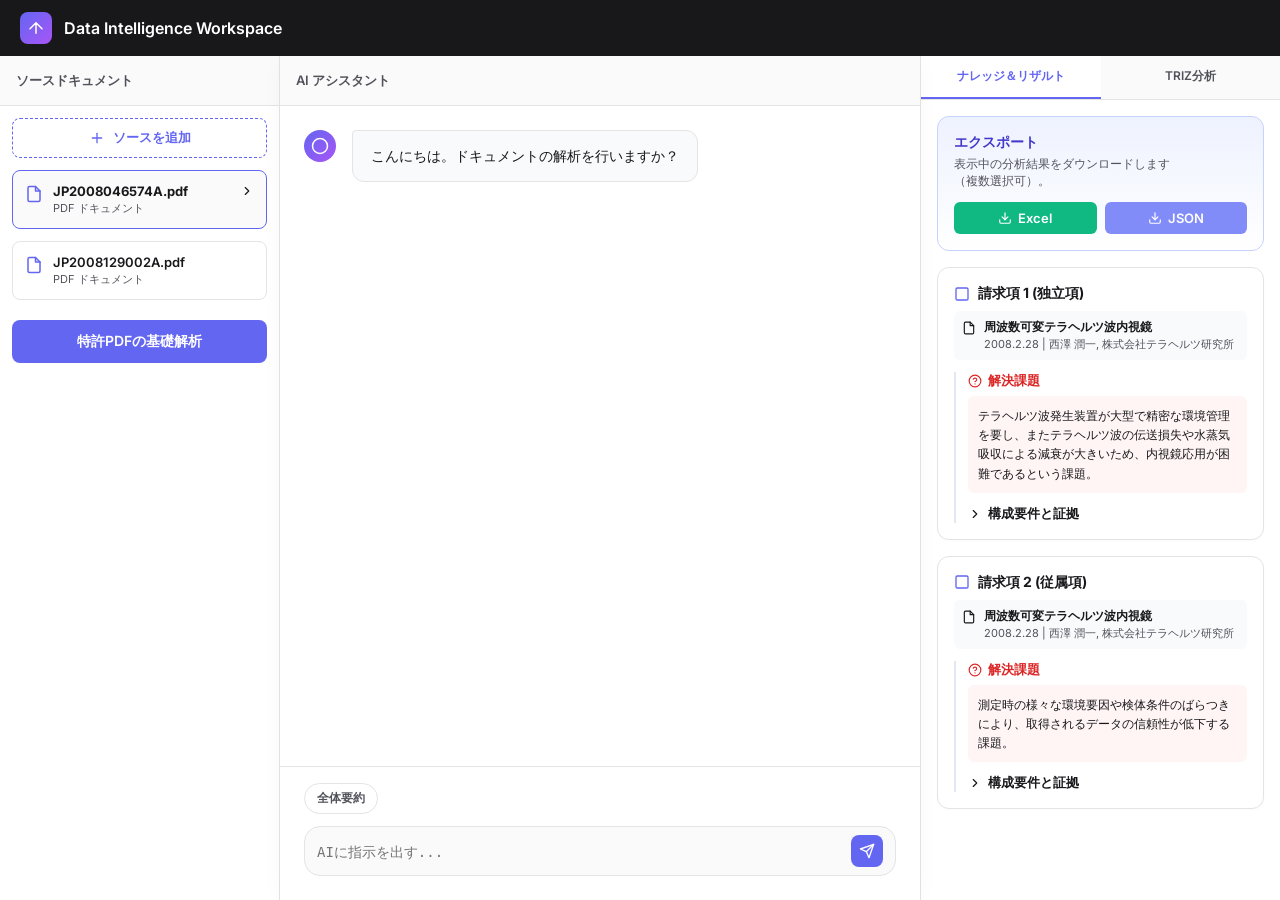
<file: index.html>
<!DOCTYPE html>
<html lang="ja">
<head>
    <meta charset="UTF-8">
    <meta name="viewport" content="width=device-width, initial-scale=1.0">
    <title>【最新 ver01 案④】シームレス統合型（Notion Peak + 右下ボタン）</title>
    <style>
        @import url('https://fonts.googleapis.com/css2?family=Inter:wght@400;500;600;700&display=swap');
        
        :root {
            --bg-app: #f4f4f5;
            --bg-panel: #ffffff;
            --text-main: #18181b;
            --text-muted: #52525b;
            --border-color: #e4e4e7;
            --primary: #6366f1;
            --primary-light: #e0e7ff;
            --primary-hover: #4f46e5;
            --accent: #f59e0b;
        }

        * { margin: 0; padding: 0; box-sizing: border-box; }
        body { font-family: 'Inter', sans-serif; background: var(--bg-app); color: var(--text-main); height: 100vh; overflow: hidden; display: flex; flex-direction: column; }
        button { cursor: pointer; border: none; background: none; font-family: inherit; }
        svg { fill: none; stroke: currentColor; stroke-width: 2; stroke-linecap: round; stroke-linejoin: round; }

        /* Unified Header */
        .header { height: 56px; background: #18181b; color: white; display: flex; align-items: center; justify-content: space-between; padding: 0 20px; flex-shrink: 0; z-index: 20; }
        .header-logo { display: flex; align-items: center; gap: 12px; font-weight: 600; font-size: 16px; }
        .header-logo-icon { background: linear-gradient(135deg, var(--primary), #a855f7); width: 32px; height: 32px; border-radius: 8px; display: flex; align-items: center; justify-content: center; }

        /* Workspace flex Container for dragging */
        .workspace { flex: 1; display: flex; min-height: 0; background: var(--bg-app); }
        .panel { background: var(--bg-panel); display: flex; flex-direction: column; min-height: 0; position: relative; }
        
        /* 左右パネルの初期値 */
        #panel-left { width: 280px; min-width: 200px; max-width: 450px; border-right: 1px solid var(--border-color); }
        #panel-center { flex: 1; min-width: 350px; box-shadow: 0 0 20px rgba(0,0,0,0.03); z-index: 5; }
        #panel-right { width: 360px; min-width: 250px; max-width: 600px; border-left: 1px solid var(--border-color); }

        /* リサイザーバー (伸縮バー) */
        .resizer { width: 6px; cursor: col-resize; position: relative; z-index: 10; background: transparent; transition: background 0.2s; margin: 0 -3px; }
        .resizer:hover, .resizer.dragging { background: var(--primary); }

        .panel-header { height: 50px; display: flex; align-items: center; justify-content: space-between; padding: 0 16px; border-bottom: 1px solid var(--border-color); font-weight: 600; font-size: 13px; color: var(--text-muted); background: #fafafa; flex-shrink: 0; }

        /* ---------------- Left ---------------- */
        .source-list { padding: 16px; overflow-y: auto; flex: 1; }
        .btn-primary { width: 100%; padding: 12px; background: var(--primary); color: white; border-radius: 8px; font-weight: 600; font-size: 14px; display: flex; align-items: center; justify-content: center; gap: 8px; transition: 0.2s; }
        .btn-primary:hover { background: var(--primary-hover); }
        .source-item { display: flex; align-items: center; gap: 12px; padding: 12px; border: 1px solid var(--border-color); border-radius: 8px; margin-top: 16px; }

        /* ---------------- Center (Chat) ---------------- */
        .chat-area { flex: 1; overflow-y: auto; padding: 24px; display: flex; flex-direction: column; gap: 20px; }
        .msg { display: flex; gap: 16px; max-width: 85%; }
        .msg.user { align-self: flex-end; flex-direction: row-reverse; }
        .msg-avatar { width: 32px; height: 32px; border-radius: 50%; display: flex; align-items: center; justify-content: center; flex-shrink: 0; }
        .msg.assistant .msg-avatar { background: linear-gradient(135deg, var(--primary), #a855f7); color: white; }
        .msg.user .msg-avatar { background: #e4e4e7; color: var(--text-muted); }
        .msg-bubble { padding: 14px 18px; border-radius: 12px; font-size: 14px; line-height: 1.6; border: 1px solid var(--border-color); }
        .msg.user .msg-bubble { background: var(--primary); color: white; border-color: var(--primary); border-top-right-radius: 4px; }
        .msg.assistant .msg-bubble { background: #f8fafc; border-top-left-radius: 4px; }

        .input-area { padding: 16px 24px 24px; background: #fff; border-top: 1px solid var(--border-color); display: flex; flex-direction: column; gap: 12px; }
        
        .action-bar { display: flex; gap: 8px; }
        .input-box { display: flex; align-items: flex-end; gap: 12px; border: 1px solid var(--border-color); padding: 8px 12px; border-radius: 16px; background: #fafafa; }
        .input-box textarea { flex: 1; border: none; background: transparent; outline: none; resize: none; font-size: 14px; line-height: 1.5; max-height: 150px; padding: 4px 0; }
        .input-box button.btn-send { width: 32px; height: 32px; border-radius: 8px; background: var(--primary); color: white; display: flex; align-items: center; justify-content: center; flex-shrink: 0; }

        /* ---------------- Right ---------------- */
        .right-tabs { display: flex; border-bottom: 1px solid var(--border-color); background: #fafafa; }
        .right-tab { flex: 1; text-align: center; padding: 12px 0; font-size: 12px; font-weight: 600; color: var(--text-muted); cursor: pointer; border-bottom: 2px solid transparent; }
        .right-tab.active { color: var(--primary); border-bottom-color: var(--primary); background: #fff; }

        .studio-content { flex: 1; overflow-y: auto; padding: 16px; padding-bottom: 80px; position: relative; }
        .studio-card { border: 1px solid var(--border-color); border-radius: 8px; padding: 16px; margin-bottom: 16px; box-shadow: 0 1px 3px rgba(0,0,0,0.02); }
        .studio-card h3 { font-size: 14px; font-weight: 600; margin-bottom: 12px; }
        .data-row { font-size: 12px; margin-bottom: 8px; line-height: 1.5; text-align: left; }
        .data-label { font-weight: 600; color: var(--text-muted); display: block; margin-bottom: 2px; }

        /* The moved TRIZ button side of Chat Input */
        .btn-triz-inline { background: var(--accent); color: white; padding: 8px 16px; border-radius: 8px; font-weight: 600; font-size: 13px; display: none; align-items: center; justify-content: center; gap: 6px; box-shadow: 0 2px 8px rgba(245,158,11,0.3); transition: 0.2s; border: none; cursor: pointer; white-space: nowrap; height: 32px; }
        .btn-triz-inline:hover { background: #d97706; transform: translateY(-1px); }

        /* ---------------- Notion Center Peak Modal ---------------- */
        .notion-overlay { position: fixed; inset: 0; background: rgba(0,0,0,0.5); z-index: 100; display: none; align-items: center; justify-content: center; backdrop-filter: blur(2px); }
        .notion-overlay.active { display: flex; animation: fadeIn 0.2s ease; }
        .notion-modal { background: #ffffff; width: 800px; max-width: 90%; height: 80vh; border-radius: 12px; display: flex; flex-direction: column; overflow: hidden; box-shadow: 0 25px 50px -12px rgba(0,0,0,0.25); animation: scaleUp 0.3s cubic-bezier(0.16,1,0.3,1); }
        
        .modal-header { height: 56px; border-bottom: 1px solid var(--border-color); display: flex; align-items: center; justify-content: space-between; padding: 0 24px; font-weight: 600; }
        .modal-body { flex: 1; overflow-y: auto; padding: 32px 48px; background: #fafafa; }
        
        .db-table { width: 100%; border-collapse: collapse; background: white; border: 1px solid var(--border-color); border-radius: 8px; overflow: hidden; }
        .db-table th, .db-table td { padding: 16px; border-bottom: 1px solid var(--border-color); text-align: left; font-size: 14px; }
        .db-table th { background: #f8fafc; font-weight: 600; color: var(--text-muted); font-size: 13px; }
        .db-table tr:last-child td { border-bottom: none; }
        .db-table tbody tr:hover { background: #fdfbf7; cursor: pointer; }
        
        .run-triz-inline-btn { padding: 6px 12px; background: white; border: 1px solid var(--border-color); border-radius: 6px; font-size: 13px; font-weight: 600; display: flex; align-items: center; gap: 4px; transition: 0.2s; }
        .db-table tr:hover .run-triz-inline-btn { border-color: var(--accent); color: #d97706; }

        @keyframes fadeIn { from{opacity:0;} to{opacity:1;} }
        @keyframes scaleUp { from{transform:scale(0.95); opacity:0;} to{transform:scale(1); opacity:1;} }
        .loader-spin { animation: spin 1s linear infinite; }
        @keyframes spin { 100% { transform: rotate(360deg); } }
    </style>
</head>
<body>

    <header class="header">
        <div class="header-logo">
            <div class="header-logo-icon"><svg width="18" height="18" viewBox="0 0 24 24"><path d="m4 13 8-8 8 8M12 5v14"/></svg></div>
            Data Intelligence Workspace
        </div>
    </header>

    <div class="workspace">
        
        <!-- 左パネル -->
        <div class="panel" id="panel-left">
            <div class="panel-header">ソースドキュメント</div>
            <div class="source-list" style="padding: 12px; display: flex; flex-direction: column; gap: 12px;">
                <button style="width: 100%; padding: 10px; background: transparent; color: var(--primary); border: 1px dashed var(--primary); border-radius: 8px; font-weight: 600; font-size: 13px; display: flex; align-items: center; justify-content: center; gap: 8px; cursor: pointer; transition: 0.2s;" onmouseover="this.style.background='#eef2ff'" onmouseout="this.style.background='transparent'">
                    <svg width="16" height="16" viewBox="0 0 24 24" fill="none" stroke="currentColor" stroke-width="2"><line x1="12" y1="5" x2="12" y2="19"/><line x1="5" y1="12" x2="19" y2="12"/></svg>
                    ソースを追加
                </button>

                <div style="border: 1px solid var(--primary); border-radius: 8px; background: #fafafa; position: relative;">
                    <div style="padding: 12px; display: flex; gap: 10px; align-items: flex-start;">
                        <svg width="18" height="18" viewBox="0 0 24 24" fill="none" stroke="currentColor" stroke-width="2" style="color:var(--primary); margin-top: 2px; flex-shrink: 0;"><path d="M14 2H6a2 2 0 0 0-2 2v16a2 2 0 0 0 2 2h12a2 2 0 0 0 2-2V8z"/><polyline points="14 2 14 8 20 8"/></svg>
                        <div style="flex:1; min-width: 0;">
                            <div style="font-size: 13px; font-weight: 700; color: var(--text-main); white-space: nowrap; overflow: hidden; text-overflow: ellipsis; display: flex; align-items: center; justify-content: space-between;">
                                <span>JP2008046574A.pdf</span>
                                <svg width="14" height="14" viewBox="0 0 24 24" fill="none" stroke="currentColor" stroke-width="2"><polyline points="9 18 15 12 9 6"/></svg>
                            </div>
                            <div style="font-size: 11px; color: var(--text-muted); margin-top: 2px;">PDF ドキュメント</div>
                        </div>
                    </div>
                </div>

                <div style="border: 1px solid var(--border-color); border-radius: 8px; background: #fff; position: relative;">
                    <div style="padding: 12px; display: flex; gap: 10px; align-items: flex-start;">
                        <svg width="18" height="18" viewBox="0 0 24 24" fill="none" stroke="currentColor" stroke-width="2" style="color:var(--primary); margin-top: 2px; flex-shrink: 0;"><path d="M14 2H6a2 2 0 0 0-2 2v16a2 2 0 0 0 2 2h12a2 2 0 0 0 2-2V8z"/><polyline points="14 2 14 8 20 8"/></svg>
                        <div style="flex:1; min-width: 0;">
                            <div style="font-size: 13px; font-weight: 600; color: var(--text-main); white-space: nowrap; overflow: hidden; text-overflow: ellipsis;">JP2008129002A.pdf</div>
                            <div style="font-size: 11px; color: var(--text-muted); margin-top: 2px;">PDF ドキュメント</div>
                        </div>
                    </div>
                </div>
                
                <button class="btn-primary" onclick="startAnalysis()" id="analyze-btn" style="margin-top: 8px;">
                    特許PDFの基礎解析
                </button>
            </div>
        </div>

        <div class="resizer" id="resizer-left"></div>

        <!-- 中央パネル -->
        <div class="panel" id="panel-center">
            <div class="panel-header">AI アシスタント</div>
            <div class="chat-area" id="chat">
                <div class="msg assistant">
                    <div class="msg-avatar"><svg width="18" height="18" viewBox="0 0 24 24"><path d="M12 2a10 10 0 0 1 10 10c0 5.5-4.5 10-10 10-5.5 0-10-4.5-10-10C2 6.5 6.5 2 12 2Z"/></svg></div>
                    <div class="msg-bubble">こんにちは。ドキュメントの解析を行いますか？</div>
                </div>
            </div>

            <div class="input-area">
                <div class="action-bar">
                    <button style="border:1px solid var(--border-color); background:#fff; padding:6px 12px; border-radius:20px; font-size:12px; font-weight:600; color:var(--text-muted);">
                        全体要約
                    </button>
                </div>
                <div class="input-box">
                    <textarea placeholder="AIに指示を出す..." rows="1"></textarea>
                    <button class="btn-triz-inline" id="btn-triz-inline" onclick="triggerTRIZBubble()">
                        <svg width="14" height="14" viewBox="0 0 24 24"><polygon points="13 2 3 14 12 14 11 22 21 10 12 10 13 2"/></svg>
                        TRIZ分析を開始
                    </button>
                    <button class="btn-send"><svg width="16" height="16" viewBox="0 0 24 24"><path d="m22 2-7 20-4-9-9-4Z"/><path d="M22 2 11 13"/></svg></button>
                </div>
            </div>
        </div>

        <div class="resizer" id="resizer-right"></div>

        <!-- 右パネル -->
        <div class="panel" id="panel-right">
            <div class="right-tabs">
                <div class="right-tab active">ナレッジ＆リザルト</div>
                <div class="right-tab">TRIZ分析 <span id="triz-badge" style="display:none; background:#f59e0b; color:white; padding:2px 6px; border-radius:10px; font-size:9px; margin-left:4px;">New</span></div>
            </div>
            
            <div class="studio-content" id="right-panel-scrollbox">
                <div id="baseline-result" style="display:none; display: flex; flex-direction: column; gap: 16px;">
                    
                    <!-- エクスポートカード -->
                    <div style="border: 1px solid #c7d2fe; border-radius: 12px; padding: 16px; background: linear-gradient(180deg, #eef2ff 0%, #ffffff 100%);">
                        <div style="font-weight: 700; color: #4338ca; font-size: 14px; margin-bottom: 4px;">エクスポート</div>
                        <div style="font-size: 12px; color: var(--text-muted); margin-bottom: 12px;">表示中の分析結果をダウンロードします<br>（複数選択可）。</div>
                        <div style="display: flex; gap: 8px;">
                            <button style="flex: 1; background: #10b981; color: white; border: none; padding: 8px; border-radius: 6px; font-size: 13px; font-weight: 600; display: flex; align-items: center; justify-content: center; gap: 6px; cursor: pointer; transition: 0.2s;" onmouseover="this.style.opacity=0.9" onmouseout="this.style.opacity=1">
                                <svg width="14" height="14" viewBox="0 0 24 24" fill="none" stroke="currentColor" stroke-width="2"><path d="M21 15v4a2 2 0 0 1-2 2H5a2 2 0 0 1-2-2v-4"/><polyline points="7 10 12 15 17 10"/><line x1="12" y1="15" x2="12" y2="3"/></svg> Excel
                            </button>
                            <button style="flex: 1; background: #818cf8; color: white; border: none; padding: 8px; border-radius: 6px; font-size: 13px; font-weight: 600; display: flex; align-items: center; justify-content: center; gap: 6px; cursor: pointer; transition: 0.2s;" onmouseover="this.style.opacity=0.9" onmouseout="this.style.opacity=1">
                                <svg width="14" height="14" viewBox="0 0 24 24" fill="none" stroke="currentColor" stroke-width="2"><path d="M21 15v4a2 2 0 0 1-2 2H5a2 2 0 0 1-2-2v-4"/><polyline points="7 10 12 15 17 10"/><line x1="12" y1="15" x2="12" y2="3"/></svg> JSON
                            </button>
                        </div>
                    </div>

                    <div style="border: 1px solid var(--border-color); border-radius: 12px; padding: 16px; background: white; box-shadow: 0 1px 3px rgba(0,0,0,0.02);">
                        <div style="display: flex; align-items: center; gap: 8px; font-weight: 700; font-size: 14px; margin-bottom: 8px;">
                            <svg width="16" height="16" viewBox="0 0 24 24" fill="none" stroke="currentColor" stroke-width="2" style="color:var(--primary)"><rect x="3" y="3" width="18" height="18" rx="2" ry="2"/></svg>
                            請求項 1 (独立項)
                        </div>
                        <div style="font-size: 12px; color: var(--text-main); display: flex; align-items: flex-start; gap: 8px; background: #f8fafc; padding: 8px; border-radius: 6px; margin-bottom: 12px;">
                            <svg width="14" height="14" viewBox="0 0 24 24" fill="none" stroke="currentColor" stroke-width="2" style="margin-top:2px; flex-shrink:0;"><path d="M14 2H6a2 2 0 0 0-2 2v16a2 2 0 0 0 2 2h12a2 2 0 0 0 2-2V8z"/><polyline points="14 2 14 8 20 8"/></svg> 
                            <div><span style="font-weight:600;">周波数可変テラヘルツ波内視鏡</span><br><span style="color:var(--text-muted); font-size:11px;">2008.2.28 | 西澤 潤一, 株式会社テラヘルツ研究所</span></div>
                        </div>
                        <div style="border-left: 2px solid #e2e8f0; padding-left: 12px; display: flex; flex-direction: column; gap: 12px;">
                            <div>
                                <div style="display: flex; align-items: center; gap: 6px; font-size: 13px; font-weight: 700; margin-bottom: 6px; color: #dc2626;">
                                    <svg width="14" height="14" viewBox="0 0 24 24" fill="none" stroke="currentColor" stroke-width="2"><circle cx="12" cy="12" r="10"/><path d="M9.09 9a3 3 0 0 1 5.83 1c0 2-3 3-3 3"/><line x1="12" y1="17" x2="12.01" y2="17"/></svg> 解決課題
                                </div>
                                <div style="font-size: 12px; color: var(--text-main); line-height: 1.6; background: #fff5f5; padding: 10px; border-radius: 6px;">
                                    テラヘルツ波発生装置が大型で精密な環境管理を要し、またテラヘルツ波の伝送損失や水蒸気吸収による減衰が大きいため、内視鏡応用が困難であるという課題。
                                </div>
                            </div>
                            <div style="display: flex; align-items: center; gap: 6px; font-size: 13px; font-weight: 600; color: var(--text-main);">
                                <svg width="14" height="14" viewBox="0 0 24 24" fill="none" stroke="currentColor" stroke-width="2"><polyline points="9 18 15 12 9 6"/></svg> 構成要件と証拠
                            </div>
                        </div>
                    </div>

                    <div style="border: 1px solid var(--border-color); border-radius: 12px; padding: 16px; background: white; box-shadow: 0 1px 3px rgba(0,0,0,0.02);">
                        <div style="display: flex; align-items: center; gap: 8px; font-weight: 700; font-size: 14px; margin-bottom: 8px;">
                            <svg width="16" height="16" viewBox="0 0 24 24" fill="none" stroke="currentColor" stroke-width="2" style="color:var(--primary)"><rect x="3" y="3" width="18" height="18" rx="2" ry="2"/></svg>
                            請求項 2 (従属項)
                        </div>
                        <div style="font-size: 12px; color: var(--text-main); display: flex; align-items: flex-start; gap: 8px; background: #f8fafc; padding: 8px; border-radius: 6px; margin-bottom: 12px;">
                            <svg width="14" height="14" viewBox="0 0 24 24" fill="none" stroke="currentColor" stroke-width="2" style="margin-top:2px; flex-shrink:0;"><path d="M14 2H6a2 2 0 0 0-2 2v16a2 2 0 0 0 2 2h12a2 2 0 0 0 2-2V8z"/><polyline points="14 2 14 8 20 8"/></svg> 
                            <div><span style="font-weight:600;">周波数可変テラヘルツ波内視鏡</span><br><span style="color:var(--text-muted); font-size:11px;">2008.2.28 | 西澤 潤一, 株式会社テラヘルツ研究所</span></div>
                        </div>
                        <div style="border-left: 2px solid #e2e8f0; padding-left: 12px; display: flex; flex-direction: column; gap: 12px;">
                            <div>
                                <div style="display: flex; align-items: center; gap: 6px; font-size: 13px; font-weight: 700; margin-bottom: 6px; color: #dc2626;">
                                    <svg width="14" height="14" viewBox="0 0 24 24" fill="none" stroke="currentColor" stroke-width="2"><circle cx="12" cy="12" r="10"/><path d="M9.09 9a3 3 0 0 1 5.83 1c0 2-3 3-3 3"/><line x1="12" y1="17" x2="12.01" y2="17"/></svg> 解決課題
                                </div>
                                <div style="font-size: 12px; color: var(--text-main); line-height: 1.6; background: #fff5f5; padding: 10px; border-radius: 6px;">
                                    測定時の様々な環境要因や検体条件のばらつきにより、取得されるデータの信頼性が低下する課題。
                                </div>
                            </div>
                            <div style="display: flex; align-items: center; gap: 6px; font-size: 13px; font-weight: 600; color: var(--text-main);">
                                <svg width="14" height="14" viewBox="0 0 24 24" fill="none" stroke="currentColor" stroke-width="2"><polyline points="9 18 15 12 9 6"/></svg> 構成要件と証拠
                            </div>
                        </div>
                    </div>
                </div>

                <div id="triz-result" style="display:none; border:1px solid #fde68a; background:#fffbeb;" class="studio-card">
                    <h3 style="color:#d97706;">TRIZ 原理10: 先取り作用</h3>
                    <p style="font-size:13px; line-height:1.6; color:#78350f;">実行前にキャッシュ層を構築し、よく使われるパターンを予測計算しておくアーキテクチャ。</p>
                </div>
            </div>
        </div>

    </div>

    <!-- Notion Peak Modal -->
    <div class="notion-overlay" id="notion-modal">
        <div class="notion-modal">
            <div class="modal-header">
                <div>データベース (対象請求項リスト) をフルサイズで開いています</div>
                <button onclick="closeModal()" style="color:var(--text-muted); padding:4px;"><svg width="20" height="20" viewBox="0 0 24 24"><line x1="18" y1="6" x2="6" y2="18"/><line x1="6" y1="6" x2="18" y2="18"/></svg></button>
            </div>
            <div class="modal-body">
                <h2 style="font-size:24px; font-weight:700; margin-bottom:12px;">どの課題についてTRIZ分析を実行しますか？</h2>
                <p style="color:var(--text-muted); margin-bottom:32px; font-size:14px;">以下のリストから深掘りしたい技術的ハードルを選択してください。</p>

                <div style="display: flex; flex-direction: column; gap: 24px;">
                    <!-- Big Card 1 -->
                    <div style="border: 1px solid var(--border-color); border-radius: 12px; padding: 24px; background: white; box-shadow: 0 4px 6px -1px rgba(0,0,0,0.05); display: flex; flex-direction: column; gap: 16px;">
                        <div style="display: flex; align-items: flex-start; gap: 16px;">
                            <input type="checkbox" class="triz-checkbox" checked style="width: 20px; height: 20px; accent-color: var(--accent); cursor: pointer; margin-top: 2px;">
                            <div style="flex: 1;">
                                <div style="display: flex; align-items: center; gap: 8px; font-weight: 700; font-size: 16px; margin-bottom: 8px;">
                                    <svg width="18" height="18" viewBox="0 0 24 24" fill="none" stroke="currentColor" stroke-width="2" style="color:var(--primary)"><rect x="3" y="3" width="18" height="18" rx="2" ry="2"/></svg>
                                    請求項 1 (独立項)
                                </div>
                                <div style="font-size: 13px; color: var(--text-main); display: flex; align-items: stretch; gap: 8px; background: #f8fafc; padding: 10px 14px; border-radius: 8px;">
                                    <svg width="16" height="16" viewBox="0 0 24 24" fill="none" stroke="currentColor" stroke-width="2" style="margin-top:2px; flex-shrink:0;"><path d="M14 2H6a2 2 0 0 0-2 2v16a2 2 0 0 0 2 2h12a2 2 0 0 0 2-2V8z"/><polyline points="14 2 14 8 20 8"/></svg> 
                                    <div><span style="font-weight:600;">周波数可変テラヘルツ波内視鏡</span><br><span style="color:var(--text-muted); font-size:11px;">2008.2.28 | 西澤 潤一, 株式会社テラヘルツ研究所</span></div>
                                </div>
                            </div>
                        </div>
                        
                        <div style="border-left: 3px solid #e2e8f0; padding-left: 16px; display: flex; flex-direction: column; gap: 16px; margin-top: 8px;">
                            <div>
                                <div style="display: flex; align-items: center; gap: 6px; font-size: 14px; font-weight: 700; margin-bottom: 8px; color: #dc2626;">
                                    <svg width="16" height="16" viewBox="0 0 24 24" fill="none" stroke="currentColor" stroke-width="2"><circle cx="12" cy="12" r="10"/><path d="M9.09 9a3 3 0 0 1 5.83 1c0 2-3 3-3 3"/><line x1="12" y1="17" x2="12.01" y2="17"/></svg> 解決課題
                                </div>
                                <div style="display: flex; gap: 8px; background: #fff5f5; padding: 12px; border-radius: 8px; border: 1px dashed #fecaca;">
                                    <svg width="16" height="16" viewBox="0 0 24 24" fill="none" stroke="currentColor" stroke-width="2" style="color:#dc2626; margin-top:2px; flex-shrink:0;"><circle cx="12" cy="12" r="10"/><line x1="12" y1="16" x2="12" y2="12"/><line x1="12" y1="8" x2="12.01" y2="8"/></svg>
                                    <div style="font-size: 13px; color: var(--text-main); line-height: 1.7;">テラヘルツ波発生装置が大型で精密な環境管理を要し、またテラヘルツ波の伝送損失や水蒸気吸収による減衰が大きいため、内視鏡応用が困難であるという課題。</div>
                                </div>
                            </div>
                            <div style="display: flex; align-items: center; gap: 6px; font-size: 14px; font-weight: 700; color: var(--text-main); cursor:pointer;">
                                <svg width="16" height="16" viewBox="0 0 24 24" fill="none" stroke="currentColor" stroke-width="2"><polyline points="9 18 15 12 9 6"/></svg> 構成要件と証拠
                            </div>
                        </div>
                    </div>

                    <!-- Big Card 2 -->
                    <div style="border: 1px solid var(--border-color); border-radius: 12px; padding: 24px; background: white; box-shadow: 0 4px 6px -1px rgba(0,0,0,0.05); display: flex; flex-direction: column; gap: 16px;">
                        <div style="display: flex; align-items: flex-start; gap: 16px;">
                            <input type="checkbox" class="triz-checkbox" checked style="width: 20px; height: 20px; accent-color: var(--accent); cursor: pointer; margin-top: 2px;">
                            <div style="flex: 1;">
                                <div style="display: flex; align-items: center; gap: 8px; font-weight: 700; font-size: 16px; margin-bottom: 8px;">
                                    <svg width="18" height="18" viewBox="0 0 24 24" fill="none" stroke="currentColor" stroke-width="2" style="color:var(--primary)"><rect x="3" y="3" width="18" height="18" rx="2" ry="2"/></svg>
                                    請求項 2 (従属項)
                                </div>
                                <div style="font-size: 13px; color: var(--text-main); display: flex; align-items: stretch; gap: 8px; background: #f8fafc; padding: 10px 14px; border-radius: 8px;">
                                    <svg width="16" height="16" viewBox="0 0 24 24" fill="none" stroke="currentColor" stroke-width="2" style="margin-top:2px; flex-shrink:0;"><path d="M14 2H6a2 2 0 0 0-2 2v16a2 2 0 0 0 2 2h12a2 2 0 0 0 2-2V8z"/><polyline points="14 2 14 8 20 8"/></svg> 
                                    <div><span style="font-weight:600;">周波数可変テラヘルツ波内視鏡</span><br><span style="color:var(--text-muted); font-size:11px;">2008.2.28 | 西澤 潤一, 株式会社テラヘルツ研究所</span></div>
                                </div>
                            </div>
                        </div>
                        
                        <div style="border-left: 3px solid #e2e8f0; padding-left: 16px; display: flex; flex-direction: column; gap: 16px; margin-top: 8px;">
                            <div>
                                <div style="display: flex; align-items: center; gap: 6px; font-size: 14px; font-weight: 700; margin-bottom: 8px; color: #dc2626;">
                                    <svg width="16" height="16" viewBox="0 0 24 24" fill="none" stroke="currentColor" stroke-width="2"><circle cx="12" cy="12" r="10"/><path d="M9.09 9a3 3 0 0 1 5.83 1c0 2-3 3-3 3"/><line x1="12" y1="17" x2="12.01" y2="17"/></svg> 解決課題
                                </div>
                                <div style="display: flex; gap: 8px; background: #fff5f5; padding: 12px; border-radius: 8px; border: 1px dashed #fecaca;">
                                    <svg width="16" height="16" viewBox="0 0 24 24" fill="none" stroke="currentColor" stroke-width="2" style="color:#dc2626; margin-top:2px; flex-shrink:0;"><circle cx="12" cy="12" r="10"/><line x1="12" y1="16" x2="12" y2="12"/><line x1="12" y1="8" x2="12.01" y2="8"/></svg>
                                    <div style="font-size: 13px; color: var(--text-main); line-height: 1.7;">測定時の様々な環境要因や検体条件のばらつきにより、取得されるデータの信頼性が低下する課題。</div>
                                </div>
                            </div>
                            <div style="display: flex; align-items: center; gap: 6px; font-size: 14px; font-weight: 700; color: var(--text-main); cursor:pointer;">
                                <svg width="16" height="16" viewBox="0 0 24 24" fill="none" stroke="currentColor" stroke-width="2"><polyline points="9 18 15 12 9 6"/></svg> 構成要件と証拠
                            </div>
                        </div>
                    </div>
                </div>

                <!-- Sticky Action Bar -->
                <div style="position: sticky; bottom: -32px; background: rgba(255,255,255,0.95); backdrop-filter: blur(8px); padding: 16px 24px; border-top: 1px solid var(--border-color); border-radius: 12px; margin: 24px 0 0 0; display: flex; justify-content: space-between; align-items: center; box-shadow: 0 -10px 30px rgba(0,0,0,0.05);">
                    <div style="font-size: 14px; font-weight: 600; color: var(--text-main);">
                        <label style="display: flex; align-items: center; gap: 8px; cursor: pointer; padding: 8px; border-radius: 8px; transition: 0.2s;" onmouseover="this.style.background='#f1f5f9'" onmouseout="this.style.background='transparent'">
                            <input type="checkbox" checked onchange="document.querySelectorAll('.triz-checkbox').forEach(cb => cb.checked = this.checked)" style="width: 18px; height: 18px; accent-color: var(--primary); cursor: pointer;">
                            すべて選択 / 解除
                        </label>
                    </div>
                    <button onclick="executeTRIZ()" style="background: var(--accent); color: white; border: none; padding: 12px 28px; font-size: 15px; font-weight: 700; border-radius: 8px; box-shadow: 0 4px 12px rgba(245,158,11,0.3); display: flex; align-items: center; gap: 8px; cursor: pointer; transition: 0.2s;" onmouseover="this.style.transform='translateY(-2px)'; this.style.boxShadow='0 6px 16px rgba(245,158,11,0.4)';" onmouseout="this.style.transform='none'; this.style.boxShadow='0 4px 12px rgba(245,158,11,0.3)';">
                        <svg width="18" height="18" viewBox="0 0 24 24" fill="none" stroke="currentColor" stroke-width="2"><polygon points="13 2 3 14 12 14 11 22 21 10 12 10 13 2"/></svg>
                        選択した課題でTRIZ分析を開始
                    </button>
                </div>
            </div>
        </div>
    </div>

    <!-- Notion Peak Modal for TRIZ Result -->
    <div class="notion-overlay" id="notion-result-modal">
        <div class="notion-modal">
            <div class="modal-header">
                <div>TRIZイノベーションレポート をフルサイズで開いています</div>
                <button onclick="closeResultModal()" style="color:var(--text-muted); padding:4px;"><svg width="20" height="20" viewBox="0 0 24 24"><line x1="18" y1="6" x2="6" y2="18"/><line x1="6" y1="6" x2="18" y2="18"/></svg></button>
            </div>
            <div class="modal-body">
                <h2 style="font-size:24px; font-weight:700; margin-bottom:12px;">TRIZ イノベーション・インサイト</h2>
                <div style="display:flex; gap:16px; margin-bottom:32px; font-size:13px; color:var(--text-muted);">
                    <span style="background:#f1f5f9; padding:4px 8px; border-radius:4px;">対象: 請求項 1</span>
                    <span style="background:#f1f5f9; padding:4px 8px; border-radius:4px;">カテゴリ: アーキテクチャ</span>
                </div>

                <div style="border-left: 4px solid var(--accent); padding-left: 16px; margin-bottom: 24px;">
                    <h3 style="color:#d97706; font-size:18px; margin-bottom:8px;">発明原理 10: 先取り作用 (Prior Action)</h3>
                    <p style="font-size:15px; line-height:1.7; color:#334155;">
                        実行前にキャッシュ層を構築し、よく使われるパターンを予測計算しておくアーキテクチャ。<br>
                        必要な作用を前もって実行しておくことで、実際の応答時間をゼロに近づけることが可能になります。
                    </p>
                </div>

                <div style="border-left: 4px solid #3b82f6; padding-left: 16px;">
                    <h3 style="color:#2563eb; font-size:18px; margin-bottom:8px;">発明原理 2: 分離 (Taking out)</h3>
                    <p style="font-size:15px; line-height:1.7; color:#334155;">
                        重い解析処理を行うモジュールのみを独立したマイクロサービスとして分離し、負荷に応じて動的にスケーリングさせるアプローチ。<br>
                        必要な部分だけを取り出すことで、システム全体の安定性を確保しつつ解析速度を向上させます。
                    </p>
                </div>
            </div>
        </div>
    </div>

    <script>
        function initResizers() {
            const rLeft = document.getElementById('resizer-left');
            const pLeft = document.getElementById('panel-left');
            const rRight = document.getElementById('resizer-right');
            const pRight = document.getElementById('panel-right');

            rLeft.addEventListener('mousedown', (e) => {
                let startX = e.clientX; let startWidth = pLeft.getBoundingClientRect().width;
                document.body.style.cursor = 'col-resize'; rLeft.classList.add('dragging');
                const onMove = (evt) => { pLeft.style.width = (startWidth + evt.clientX - startX) + 'px'; };
                const onUp = () => { document.body.style.cursor = 'default'; rLeft.classList.remove('dragging'); window.removeEventListener('mousemove', onMove); window.removeEventListener('mouseup', onUp); };
                window.addEventListener('mousemove', onMove); window.addEventListener('mouseup', onUp);
            });

            rRight.addEventListener('mousedown', (e) => {
                let startX = e.clientX; let startWidth = pRight.getBoundingClientRect().width;
                document.body.style.cursor = 'col-resize'; rRight.classList.add('dragging');
                const onMove = (evt) => { pRight.style.width = (startWidth - (evt.clientX - startX)) + 'px'; };
                const onUp = () => { document.body.style.cursor = 'default'; rRight.classList.remove('dragging'); window.removeEventListener('mousemove', onMove); window.removeEventListener('mouseup', onUp); };
                window.addEventListener('mousemove', onMove); window.addEventListener('mouseup', onUp);
            });
        }
        initResizers();

        const chat = document.getElementById('chat');
        function addUserMsg(t) { chat.innerHTML += `<div class="msg user"><div class="msg-avatar"><svg width="18" height="18" viewBox="0 0 24 24"><path d="M20 21v-2a4 4 0 0 0-4-4H8a4 4 0 0 0-4 4v2"/><circle cx="12" cy="7" r="4"/></svg></div><div class="msg-bubble">${t}</div></div>`; chat.scrollTop = chat.scrollHeight; }
        function addBotMsgHTML(html) { chat.innerHTML += `<div class="msg assistant"><div class="msg-avatar"><svg width="18" height="18" viewBox="0 0 24 24"><path d="M12 2a10 10 0 0 1 10 10c0 5.5-4.5 10-10 10-5.5 0-10-4.5-10-10C2 6.5 6.5 2 12 2Z"/></svg></div><div class="msg-bubble">${html}</div></div>`; chat.scrollTop = chat.scrollHeight; }

        async function startAnalysis() {
            document.getElementById('analyze-btn').innerText = "解析を実行中...";
            
            // ユーザーからの指示（チャット吹き出し）を追加
            addUserMsg("この特許PDFドキュメントの基礎解析を実行して、課題と解決手段を抽出してください。");
            
            // リアルなローディング感を出すため少し遅延させる
            setTimeout(() => {
                document.getElementById('analyze-btn').innerText = "解析完了";
                document.getElementById('baseline-result').style.display = 'block';
                
                // Required Text Replacement
                const html = `
                    解析が完了しました！<br>
                    右側の「ナレッジ＆リザルト」パネルに1件の請求項データ（課題と解決手段）を抽出しています。<br><br>
                    さらにTRIZを用いた深掘り分析を行う場合は、右パネル下の「TRIZ分析を開始」ボタンを押してください。
                    <div style="display: flex; gap: 12px; margin-top: 16px; align-items: stretch;">
                        <div style="flex: 1; border: 1px solid var(--border-color); background: #fff; border-radius: 8px; padding: 14px;">
                            <div style="display: flex; align-items: center; gap: 8px; font-weight: 600; font-size: 13px; margin-bottom: 8px;">
                                <svg width="14" height="14" viewBox="0 0 24 24" fill="none" stroke="currentColor" stroke-width="2" style="color:var(--primary);"><path d="M14.5 2H6a2 2 0 0 0-2 2v16a2 2 0 0 0 2 2h12a2 2 0 0 0 2-2V7.5L14.5 2z"/></svg>
                                抽出された特許データプレビュー
                            </div>
                            <div style="font-size: 12px; color: var(--text-muted); line-height: 1.5;">請求項1: 従来のシステムでは解析速度が遅く...<br>請求項2: 測定時の様々な環境要因や...</div>
                        </div>
                        
                        <button onclick="openModal()" style="min-width: 90px; border: 2px solid #ef4444; border-radius: 8px; display: flex; flex-direction: column; align-items: center; justify-content: center; gap: 8px; color: #dc2626; font-weight: 700; font-size: 15px; transition: 0.2s; background: #fef2f2; cursor: pointer; padding: 12px;">
                            もっと<br>大きく<br>表示
                        </button>
                    </div>
                `;
                addBotMsgHTML(html);

                // Show TRIZ button next to send button
                document.getElementById('btn-triz-inline').style.display = 'flex';
            }, 600);
        }

        function triggerTRIZBubble() {
            // Right panel tab change aesthetic (Optional)
            document.querySelectorAll('.right-tab')[1].classList.add('active');
            document.querySelectorAll('.right-tab')[0].classList.remove('active');
            
            addUserMsg("この情報をもとに、TRIZ分析を開始してください。");
            document.getElementById('btn-triz-inline').style.display = 'none'; // Hide after click
            
            setTimeout(() => {
                // The explicit side-by-side Layout Requested!
                const html = `
                    分かりました。TRIZ分析にかける対象課題をクリックしてください。
                    <div style="display: flex; gap: 12px; margin-top: 16px; align-items: stretch; height: 100%;">
                        <div style="flex: 1; border: 1px solid #fde68a; background: #fffbeb; border-radius: 8px; padding: 14px;">
                            <div style="display: flex; align-items: center; gap: 8px; color: #b45309; font-weight: 600; font-size: 13px; margin-bottom: 8px;">
                                📄 請求項1の課題
                            </div>
                            <div style="font-size: 12px; color: #78350f; line-height: 1.5;">従来のシステムでは解析速度が遅く、精度が低い状態であった。</div>
                        </div>
                        
                        <!-- もっと大きく表示 領域 -->
                        <button onclick="openModal()" style="min-width: 90px; border: 2px solid #ef4444; border-radius: 8px; display: flex; flex-direction: column; align-items: center; justify-content: center; gap: 8px; color: #dc2626; font-weight: 700; font-size: 15px; transition: 0.2s; background: #fef2f2; cursor: pointer; padding: 12px;">
                            もっと<br>大きく<br>表示
                        </button>
                    </div>
                `;
                addBotMsgHTML(html);
            }, 500);
        }

        const modal = document.getElementById('notion-modal');
        function openModal() { modal.classList.add('active'); }
        function closeModal() { modal.classList.remove('active'); }

        const resultModal = document.getElementById('notion-result-modal');
        function openResultModal() { resultModal.classList.add('active'); }
        function closeResultModal() { resultModal.classList.remove('active'); }

        async function executeTRIZ() {
            closeModal();
            addUserMsg("この課題をTRIZ40原則を使って深い分析にかけてください。");
            
            const id = 'typ-' + Date.now();
            chat.innerHTML += `<div class="msg assistant" id="${id}"><div class="msg-avatar"><svg width="16" height="16" viewBox="0 0 24 24" class="loader-spin"><path d="M21 12a9 9 0 1 1-6.219-8.56"/></svg></div><div class="msg-bubble">TRIZ推論エンジンを実行中...</div></div>`;
            chat.scrollTop = chat.scrollHeight;

            await new Promise(r => setTimeout(r, 2000));
            document.getElementById(id).remove();

            const html = `
                **TRIZ分析が完了しました。**<br>
                右パネルの「TRIZ分析タブ」に新しい発明原理の技術提案をまとめました。
                <div style="display: flex; gap: 12px; margin-top: 16px; align-items: stretch; height: 100%;">
                    <div style="flex: 1; border: 1px solid #fde68a; background: #fffbeb; border-radius: 8px; padding: 14px;">
                        <div style="display: flex; align-items: center; gap: 8px; color: #b45309; font-weight: 600; font-size: 13px; margin-bottom: 8px;">
                            💡 発明原理10: 先取り作用 など抽出完了
                        </div>
                        <div style="font-size: 12px; color: #78350f; line-height: 1.5;">実行前にキャッシュ層を構築し、よく使われるパターンを予測計算しておく...</div>
                    </div>
                    
                    <button onclick="openResultModal()" style="min-width: 90px; border: 2px solid #ef4444; border-radius: 8px; display: flex; flex-direction: column; align-items: center; justify-content: center; gap: 8px; color: #dc2626; font-weight: 700; font-size: 15px; transition: 0.2s; background: #fef2f2; cursor: pointer; padding: 12px;">
                        もっと<br>大きく<br>表示
                    </button>
                </div>
            `;
            addBotMsgHTML(html);
            
            document.getElementById('triz-badge').style.display = 'inline-block';
            document.getElementById('baseline-result').style.display = 'none';
            document.getElementById('triz-result').style.display = 'block';
        }

        document.querySelectorAll('.right-tab').forEach((tab, index) => {
            tab.onclick = () => {
                document.querySelectorAll('.right-tab').forEach(t => t.classList.remove('active'));
                tab.classList.add('active');
                if(index === 0) {
                    document.getElementById('baseline-result').style.display = 'block';
                    document.getElementById('triz-result').style.display = 'none';
                } else {
                    document.getElementById('baseline-result').style.display = 'none';
                    document.getElementById('triz-result').style.display = 'block';
                }
            }
        });
    </script>
</body>
</html>
</file>
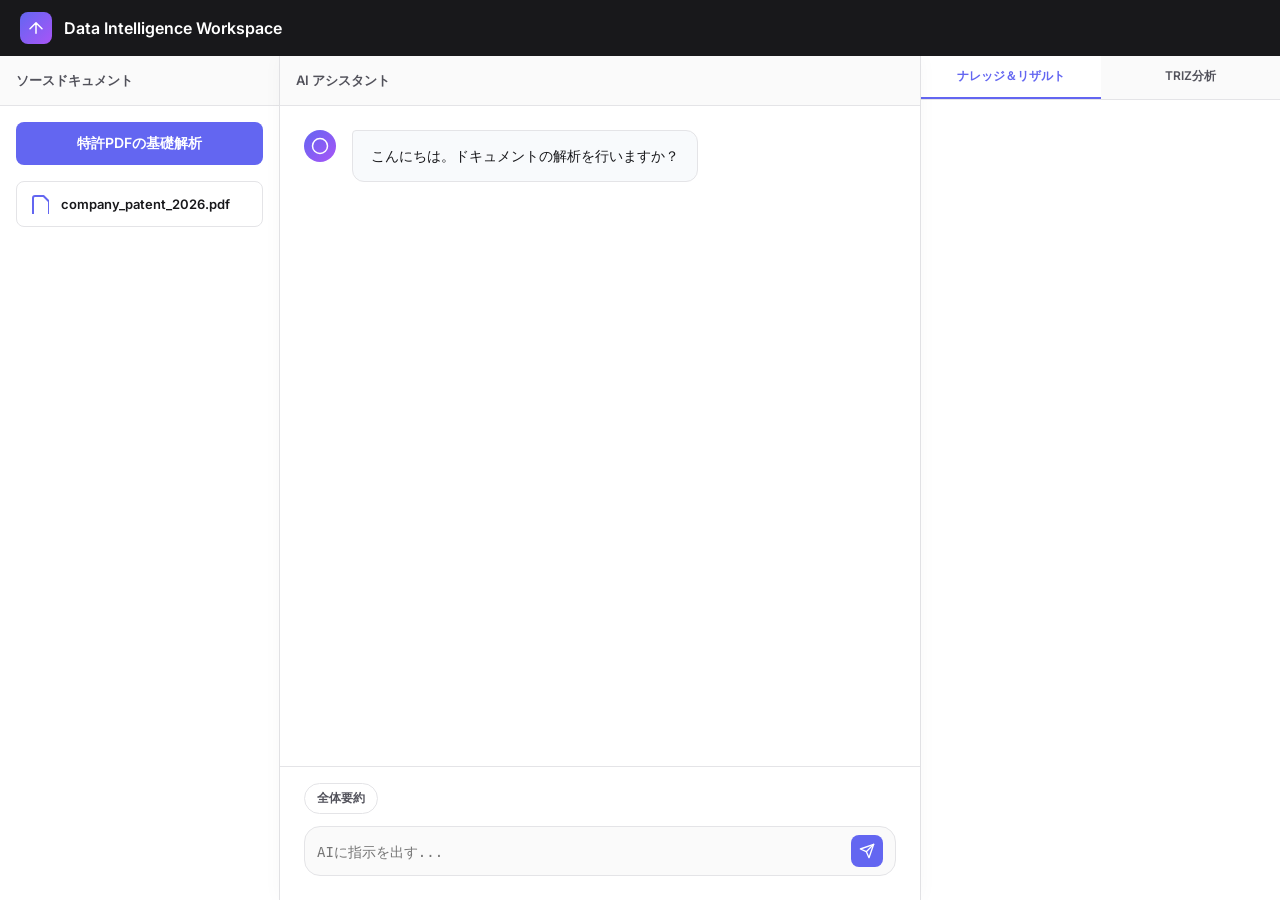
<file: renew.html>
<!DOCTYPE html>
<html lang="ja">
<head>
    <meta charset="UTF-8">
    <meta name="viewport" content="width=device-width, initial-scale=1.0">
    <title>【最新 ver01 案④】シームレス統合型（Notion Peak + 右下ボタン）</title>
    <style>
        @import url('https://fonts.googleapis.com/css2?family=Inter:wght@400;500;600;700&display=swap');
        
        :root {
            --bg-app: #f4f4f5;
            --bg-panel: #ffffff;
            --text-main: #18181b;
            --text-muted: #52525b;
            --border-color: #e4e4e7;
            --primary: #6366f1;
            --primary-light: #e0e7ff;
            --primary-hover: #4f46e5;
            --accent: #f59e0b;
        }

        * { margin: 0; padding: 0; box-sizing: border-box; }
        body { font-family: 'Inter', sans-serif; background: var(--bg-app); color: var(--text-main); height: 100vh; overflow: hidden; display: flex; flex-direction: column; }
        button { cursor: pointer; border: none; background: none; font-family: inherit; }
        svg { fill: none; stroke: currentColor; stroke-width: 2; stroke-linecap: round; stroke-linejoin: round; }

        /* Unified Header */
        .header { height: 56px; background: #18181b; color: white; display: flex; align-items: center; justify-content: space-between; padding: 0 20px; flex-shrink: 0; z-index: 20; }
        .header-logo { display: flex; align-items: center; gap: 12px; font-weight: 600; font-size: 16px; }
        .header-logo-icon { background: linear-gradient(135deg, var(--primary), #a855f7); width: 32px; height: 32px; border-radius: 8px; display: flex; align-items: center; justify-content: center; }

        /* Workspace flex Container for dragging */
        .workspace { flex: 1; display: flex; min-height: 0; background: var(--bg-app); }
        .panel { background: var(--bg-panel); display: flex; flex-direction: column; min-height: 0; position: relative; }
        
        /* 左右パネルの初期値 */
        #panel-left { width: 280px; min-width: 200px; max-width: 450px; border-right: 1px solid var(--border-color); }
        #panel-center { flex: 1; min-width: 350px; box-shadow: 0 0 20px rgba(0,0,0,0.03); z-index: 5; }
        #panel-right { width: 360px; min-width: 250px; max-width: 600px; border-left: 1px solid var(--border-color); }

        /* リサイザーバー (伸縮バー) */
        .resizer { width: 6px; cursor: col-resize; position: relative; z-index: 10; background: transparent; transition: background 0.2s; margin: 0 -3px; }
        .resizer:hover, .resizer.dragging { background: var(--primary); }

        .panel-header { height: 50px; display: flex; align-items: center; justify-content: space-between; padding: 0 16px; border-bottom: 1px solid var(--border-color); font-weight: 600; font-size: 13px; color: var(--text-muted); background: #fafafa; flex-shrink: 0; }

        /* ---------------- Left ---------------- */
        .source-list { padding: 16px; overflow-y: auto; flex: 1; }
        .btn-primary { width: 100%; padding: 12px; background: var(--primary); color: white; border-radius: 8px; font-weight: 600; font-size: 14px; display: flex; align-items: center; justify-content: center; gap: 8px; transition: 0.2s; }
        .btn-primary:hover { background: var(--primary-hover); }
        .source-item { display: flex; align-items: center; gap: 12px; padding: 12px; border: 1px solid var(--border-color); border-radius: 8px; margin-top: 16px; }

        /* ---------------- Center (Chat) ---------------- */
        .chat-area { flex: 1; overflow-y: auto; padding: 24px; display: flex; flex-direction: column; gap: 20px; }
        .msg { display: flex; gap: 16px; max-width: 85%; }
        .msg.user { align-self: flex-end; flex-direction: row-reverse; }
        .msg-avatar { width: 32px; height: 32px; border-radius: 50%; display: flex; align-items: center; justify-content: center; flex-shrink: 0; }
        .msg.assistant .msg-avatar { background: linear-gradient(135deg, var(--primary), #a855f7); color: white; }
        .msg.user .msg-avatar { background: #e4e4e7; color: var(--text-muted); }
        .msg-bubble { padding: 14px 18px; border-radius: 12px; font-size: 14px; line-height: 1.6; border: 1px solid var(--border-color); }
        .msg.user .msg-bubble { background: var(--primary); color: white; border-color: var(--primary); border-top-right-radius: 4px; }
        .msg.assistant .msg-bubble { background: #f8fafc; border-top-left-radius: 4px; }

        .input-area { padding: 16px 24px 24px; background: #fff; border-top: 1px solid var(--border-color); display: flex; flex-direction: column; gap: 12px; }
        
        .action-bar { display: flex; gap: 8px; }
        .input-box { display: flex; align-items: flex-end; gap: 12px; border: 1px solid var(--border-color); padding: 8px 12px; border-radius: 16px; background: #fafafa; }
        .input-box textarea { flex: 1; border: none; background: transparent; outline: none; resize: none; font-size: 14px; line-height: 1.5; max-height: 150px; padding: 4px 0; }
        .input-box button.btn-send { width: 32px; height: 32px; border-radius: 8px; background: var(--primary); color: white; display: flex; align-items: center; justify-content: center; flex-shrink: 0; }

        /* ---------------- Right ---------------- */
        .right-tabs { display: flex; border-bottom: 1px solid var(--border-color); background: #fafafa; }
        .right-tab { flex: 1; text-align: center; padding: 12px 0; font-size: 12px; font-weight: 600; color: var(--text-muted); cursor: pointer; border-bottom: 2px solid transparent; }
        .right-tab.active { color: var(--primary); border-bottom-color: var(--primary); background: #fff; }

        .studio-content { flex: 1; overflow-y: auto; padding: 16px; padding-bottom: 80px; position: relative; }
        .studio-card { border: 1px solid var(--border-color); border-radius: 8px; padding: 16px; margin-bottom: 16px; box-shadow: 0 1px 3px rgba(0,0,0,0.02); }
        .studio-card h3 { font-size: 14px; font-weight: 600; margin-bottom: 12px; }
        .data-row { font-size: 12px; margin-bottom: 8px; line-height: 1.5; text-align: left; }
        .data-label { font-weight: 600; color: var(--text-muted); display: block; margin-bottom: 2px; }

        /* The moved TRIZ button side of Chat Input */
        .btn-triz-inline { background: var(--accent); color: white; padding: 8px 16px; border-radius: 8px; font-weight: 600; font-size: 13px; display: none; align-items: center; justify-content: center; gap: 6px; box-shadow: 0 2px 8px rgba(245,158,11,0.3); transition: 0.2s; border: none; cursor: pointer; white-space: nowrap; height: 32px; }
        .btn-triz-inline:hover { background: #d97706; transform: translateY(-1px); }

        /* ---------------- Notion Center Peak Modal ---------------- */
        .notion-overlay { position: fixed; inset: 0; background: rgba(0,0,0,0.5); z-index: 100; display: none; align-items: center; justify-content: center; backdrop-filter: blur(2px); }
        .notion-overlay.active { display: flex; animation: fadeIn 0.2s ease; }
        .notion-modal { background: #ffffff; width: 800px; max-width: 90%; height: 80vh; border-radius: 12px; display: flex; flex-direction: column; overflow: hidden; box-shadow: 0 25px 50px -12px rgba(0,0,0,0.25); animation: scaleUp 0.3s cubic-bezier(0.16,1,0.3,1); }
        
        .modal-header { height: 56px; border-bottom: 1px solid var(--border-color); display: flex; align-items: center; justify-content: space-between; padding: 0 24px; font-weight: 600; }
        .modal-body { flex: 1; overflow-y: auto; padding: 32px 48px; background: #fafafa; }
        
        .db-table { width: 100%; border-collapse: collapse; background: white; border: 1px solid var(--border-color); border-radius: 8px; overflow: hidden; }
        .db-table th, .db-table td { padding: 16px; border-bottom: 1px solid var(--border-color); text-align: left; font-size: 14px; }
        .db-table th { background: #f8fafc; font-weight: 600; color: var(--text-muted); font-size: 13px; }
        .db-table tr:last-child td { border-bottom: none; }
        .db-table tbody tr:hover { background: #fdfbf7; cursor: pointer; }
        
        .run-triz-inline-btn { padding: 6px 12px; background: white; border: 1px solid var(--border-color); border-radius: 6px; font-size: 13px; font-weight: 600; display: flex; align-items: center; gap: 4px; transition: 0.2s; }
        .db-table tr:hover .run-triz-inline-btn { border-color: var(--accent); color: #d97706; }

        @keyframes fadeIn { from{opacity:0;} to{opacity:1;} }
        @keyframes scaleUp { from{transform:scale(0.95); opacity:0;} to{transform:scale(1); opacity:1;} }
        .loader-spin { animation: spin 1s linear infinite; }
        @keyframes spin { 100% { transform: rotate(360deg); } }
    </style>
</head>
<body>

    <header class="header">
        <div class="header-logo">
            <div class="header-logo-icon"><svg width="18" height="18" viewBox="0 0 24 24"><path d="m4 13 8-8 8 8M12 5v14"/></svg></div>
            Data Intelligence Workspace
        </div>
    </header>

    <div class="workspace">
        
        <!-- 左パネル -->
        <div class="panel" id="panel-left">
            <div class="panel-header">ソースドキュメント</div>
            <div class="source-list">
                <button class="btn-primary" onclick="startAnalysis()" id="analyze-btn">
                    特許PDFの基礎解析
                </button>
                <div class="source-item">
                    <svg width="20" height="20" style="color:var(--primary)"><path d="M14.5 2H6a2 2 0 0 0-2 2v16a2 2 0 0 0 2 2h12a2 2 0 0 0 2-2V7.5L14.5 2z"/></svg>
                    <div>
                        <div style="font-size:13px; font-weight:600;">company_patent_2026.pdf</div>
                    </div>
                </div>
            </div>
        </div>

        <div class="resizer" id="resizer-left"></div>

        <!-- 中央パネル -->
        <div class="panel" id="panel-center">
            <div class="panel-header">AI アシスタント</div>
            <div class="chat-area" id="chat">
                <div class="msg assistant">
                    <div class="msg-avatar"><svg width="18" height="18" viewBox="0 0 24 24"><path d="M12 2a10 10 0 0 1 10 10c0 5.5-4.5 10-10 10-5.5 0-10-4.5-10-10C2 6.5 6.5 2 12 2Z"/></svg></div>
                    <div class="msg-bubble">こんにちは。ドキュメントの解析を行いますか？</div>
                </div>
            </div>

            <div class="input-area">
                <div class="action-bar">
                    <button style="border:1px solid var(--border-color); background:#fff; padding:6px 12px; border-radius:20px; font-size:12px; font-weight:600; color:var(--text-muted);">
                        全体要約
                    </button>
                </div>
                <div class="input-box">
                    <textarea placeholder="AIに指示を出す..." rows="1"></textarea>
                    <button class="btn-triz-inline" id="btn-triz-inline" onclick="triggerTRIZBubble()">
                        <svg width="14" height="14" viewBox="0 0 24 24"><polygon points="13 2 3 14 12 14 11 22 21 10 12 10 13 2"/></svg>
                        TRIZ分析を開始
                    </button>
                    <button class="btn-send"><svg width="16" height="16" viewBox="0 0 24 24"><path d="m22 2-7 20-4-9-9-4Z"/><path d="M22 2 11 13"/></svg></button>
                </div>
            </div>
        </div>

        <div class="resizer" id="resizer-right"></div>

        <!-- 右パネル -->
        <div class="panel" id="panel-right">
            <div class="right-tabs">
                <div class="right-tab active">ナレッジ＆リザルト</div>
                <div class="right-tab">TRIZ分析 <span id="triz-badge" style="display:none; background:#f59e0b; color:white; padding:2px 6px; border-radius:10px; font-size:9px; margin-left:4px;">New</span></div>
            </div>
            
            <div class="studio-content" id="right-panel-scrollbox">
                <div id="baseline-result" style="display:none;">
                    <div class="studio-card">
                        <h3>請求項 1</h3>
                        <div class="data-row"><span class="data-label">課題</span>従来のシステムでは解析速度が遅く、精度が低い状態であった。</div>
                        <div class="data-row" style="margin-top: 8px;"><span class="data-label">解決手段</span>分散AIモデルによる並列処理と軽量化された特徴抽出エンジンの統合。</div>
                    </div>
                </div>

                <div id="triz-result" style="display:none; border:1px solid #fde68a; background:#fffbeb;" class="studio-card">
                    <h3 style="color:#d97706;">TRIZ 原理10: 先取り作用</h3>
                    <p style="font-size:13px; line-height:1.6; color:#78350f;">実行前にキャッシュ層を構築し、よく使われるパターンを予測計算しておくアーキテクチャ。</p>
                </div>
            </div>
        </div>

    </div>

    <!-- Notion Peak Modal -->
    <div class="notion-overlay" id="notion-modal">
        <div class="notion-modal">
            <div class="modal-header">
                <div>データベース (対象請求項リスト) をフルサイズで開いています</div>
                <button onclick="closeModal()" style="color:var(--text-muted); padding:4px;"><svg width="20" height="20" viewBox="0 0 24 24"><line x1="18" y1="6" x2="6" y2="18"/><line x1="6" y1="6" x2="18" y2="18"/></svg></button>
            </div>
            <div class="modal-body">
                <h2 style="font-size:24px; font-weight:700; margin-bottom:12px;">どの課題についてTRIZ分析を実行しますか？</h2>
                <p style="color:var(--text-muted); margin-bottom:32px; font-size:14px;">以下のリストから深掘りしたい技術的ハードルを選択してください。</p>

                <div style="display: flex; flex-direction: column; gap: 24px;">
                    <!-- Big Card 1 -->
                    <div style="border: 1px solid var(--border-color); border-radius: 12px; padding: 24px; background: white; box-shadow: 0 4px 6px -1px rgba(0,0,0,0.05); display: flex; flex-direction: column; gap: 16px;">
                        <div style="display: flex; justify-content: space-between; align-items: flex-start;">
                            <div>
                                <div style="display: flex; align-items: center; gap: 8px; font-weight: 700; font-size: 16px; margin-bottom: 8px;">
                                    <svg width="18" height="18" viewBox="0 0 24 24" fill="none" stroke="currentColor" stroke-width="2" style="color:var(--primary)"><rect x="3" y="3" width="18" height="18" rx="2" ry="2"/></svg>
                                    請求項 1 (独立項)
                                </div>
                                <div style="font-size: 13px; color: var(--text-main); display: flex; align-items: stretch; gap: 8px; background: #f8fafc; padding: 10px 14px; border-radius: 8px;">
                                    <svg width="16" height="16" viewBox="0 0 24 24" fill="none" stroke="currentColor" stroke-width="2" style="margin-top:2px; flex-shrink:0;"><path d="M14 2H6a2 2 0 0 0-2 2v16a2 2 0 0 0 2 2h12a2 2 0 0 0 2-2V8z"/><polyline points="14 2 14 8 20 8"/></svg> 
                                    <div><span style="font-weight:600;">周波数可変テラヘルツ波内視鏡</span><br><span style="color:var(--text-muted); font-size:11px;">2008.2.28 | 西澤 潤一, 株式会社テラヘルツ研究所</span></div>
                                </div>
                            </div>
                            <button class="run-triz-inline-btn" onclick="executeTRIZ()" style="background: var(--accent); color: white; border: none; padding: 10px 20px; font-size: 14px; font-weight: 600; border-radius: 8px; box-shadow: 0 2px 8px rgba(245,158,11,0.3); display: flex; align-items: center; gap: 8px; cursor: pointer; transition: 0.2s;" onmouseover="this.style.transform='translateY(-1px)'" onmouseout="this.style.transform='none'">
                                <svg width="14" height="14" viewBox="0 0 24 24" fill="none" stroke="currentColor" stroke-width="2"><polygon points="13 2 3 14 12 14 11 22 21 10 12 10 13 2"/></svg>
                                TRIZ分析を実行
                            </button>
                        </div>
                        
                        <div style="border-left: 3px solid #e2e8f0; padding-left: 16px; display: flex; flex-direction: column; gap: 16px; margin-top: 8px;">
                            <div>
                                <div style="display: flex; align-items: center; gap: 6px; font-size: 14px; font-weight: 700; margin-bottom: 8px; color: #dc2626;">
                                    <svg width="16" height="16" viewBox="0 0 24 24" fill="none" stroke="currentColor" stroke-width="2"><circle cx="12" cy="12" r="10"/><path d="M9.09 9a3 3 0 0 1 5.83 1c0 2-3 3-3 3"/><line x1="12" y1="17" x2="12.01" y2="17"/></svg> 解決課題
                                </div>
                                <div style="display: flex; gap: 8px; background: #fff5f5; padding: 12px; border-radius: 8px; border: 1px dashed #fecaca;">
                                    <svg width="16" height="16" viewBox="0 0 24 24" fill="none" stroke="currentColor" stroke-width="2" style="color:#dc2626; margin-top:2px; flex-shrink:0;"><circle cx="12" cy="12" r="10"/><line x1="12" y1="16" x2="12" y2="12"/><line x1="12" y1="8" x2="12.01" y2="8"/></svg>
                                    <div style="font-size: 13px; color: var(--text-main); line-height: 1.7;">テラヘルツ波発生装置が大型で精密な環境管理を要し、またテラヘルツ波の伝送損失や水蒸気吸収による減衰が大きいため、内視鏡応用が困難であるという課題。</div>
                                </div>
                            </div>
                            <div style="display: flex; align-items: center; gap: 6px; font-size: 14px; font-weight: 700; color: var(--text-main); cursor:pointer;">
                                <svg width="16" height="16" viewBox="0 0 24 24" fill="none" stroke="currentColor" stroke-width="2"><polyline points="9 18 15 12 9 6"/></svg> 構成要件と証拠
                            </div>
                        </div>
                    </div>

                    <!-- Big Card 2 -->
                    <div style="border: 1px solid var(--border-color); border-radius: 12px; padding: 24px; background: white; box-shadow: 0 4px 6px -1px rgba(0,0,0,0.05); display: flex; flex-direction: column; gap: 16px;">
                        <div style="display: flex; justify-content: space-between; align-items: flex-start;">
                            <div>
                                <div style="display: flex; align-items: center; gap: 8px; font-weight: 700; font-size: 16px; margin-bottom: 8px;">
                                    <svg width="18" height="18" viewBox="0 0 24 24" fill="none" stroke="currentColor" stroke-width="2" style="color:var(--primary)"><rect x="3" y="3" width="18" height="18" rx="2" ry="2"/></svg>
                                    請求項 2 (従属項)
                                </div>
                                <div style="font-size: 13px; color: var(--text-main); display: flex; align-items: stretch; gap: 8px; background: #f8fafc; padding: 10px 14px; border-radius: 8px;">
                                    <svg width="16" height="16" viewBox="0 0 24 24" fill="none" stroke="currentColor" stroke-width="2" style="margin-top:2px; flex-shrink:0;"><path d="M14 2H6a2 2 0 0 0-2 2v16a2 2 0 0 0 2 2h12a2 2 0 0 0 2-2V8z"/><polyline points="14 2 14 8 20 8"/></svg> 
                                    <div><span style="font-weight:600;">周波数可変テラヘルツ波内視鏡</span><br><span style="color:var(--text-muted); font-size:11px;">2008.2.28 | 西澤 潤一, 株式会社テラヘルツ研究所</span></div>
                                </div>
                            </div>
                            <button class="run-triz-inline-btn" onclick="executeTRIZ()" style="background: var(--accent); color: white; border: none; padding: 10px 20px; font-size: 14px; font-weight: 600; border-radius: 8px; box-shadow: 0 2px 8px rgba(245,158,11,0.3); display: flex; align-items: center; gap: 8px; cursor: pointer; transition: 0.2s;" onmouseover="this.style.transform='translateY(-1px)'" onmouseout="this.style.transform='none'">
                                <svg width="14" height="14" viewBox="0 0 24 24" fill="none" stroke="currentColor" stroke-width="2"><polygon points="13 2 3 14 12 14 11 22 21 10 12 10 13 2"/></svg>
                                TRIZ分析を実行
                            </button>
                        </div>
                        
                        <div style="border-left: 3px solid #e2e8f0; padding-left: 16px; display: flex; flex-direction: column; gap: 16px; margin-top: 8px;">
                            <div>
                                <div style="display: flex; align-items: center; gap: 6px; font-size: 14px; font-weight: 700; margin-bottom: 8px; color: #dc2626;">
                                    <svg width="16" height="16" viewBox="0 0 24 24" fill="none" stroke="currentColor" stroke-width="2"><circle cx="12" cy="12" r="10"/><path d="M9.09 9a3 3 0 0 1 5.83 1c0 2-3 3-3 3"/><line x1="12" y1="17" x2="12.01" y2="17"/></svg> 解決課題
                                </div>
                                <div style="display: flex; gap: 8px; background: #fff5f5; padding: 12px; border-radius: 8px; border: 1px dashed #fecaca;">
                                    <svg width="16" height="16" viewBox="0 0 24 24" fill="none" stroke="currentColor" stroke-width="2" style="color:#dc2626; margin-top:2px; flex-shrink:0;"><circle cx="12" cy="12" r="10"/><line x1="12" y1="16" x2="12" y2="12"/><line x1="12" y1="8" x2="12.01" y2="8"/></svg>
                                    <div style="font-size: 13px; color: var(--text-main); line-height: 1.7;">測定時の様々な環境要因や検体条件のばらつきにより、取得されるデータの信頼性が低下する課題。</div>
                                </div>
                            </div>
                            <div style="display: flex; align-items: center; gap: 6px; font-size: 14px; font-weight: 700; color: var(--text-main); cursor:pointer;">
                                <svg width="16" height="16" viewBox="0 0 24 24" fill="none" stroke="currentColor" stroke-width="2"><polyline points="9 18 15 12 9 6"/></svg> 構成要件と証拠
                            </div>
                        </div>
                    </div>
                </div>
            </div>
        </div>
    </div>

    <!-- Notion Peak Modal for TRIZ Result -->
    <div class="notion-overlay" id="notion-result-modal">
        <div class="notion-modal">
            <div class="modal-header">
                <div>TRIZイノベーションレポート をフルサイズで開いています</div>
                <button onclick="closeResultModal()" style="color:var(--text-muted); padding:4px;"><svg width="20" height="20" viewBox="0 0 24 24"><line x1="18" y1="6" x2="6" y2="18"/><line x1="6" y1="6" x2="18" y2="18"/></svg></button>
            </div>
            <div class="modal-body">
                <h2 style="font-size:24px; font-weight:700; margin-bottom:12px;">TRIZ イノベーション・インサイト</h2>
                <div style="display:flex; gap:16px; margin-bottom:32px; font-size:13px; color:var(--text-muted);">
                    <span style="background:#f1f5f9; padding:4px 8px; border-radius:4px;">対象: 請求項 1</span>
                    <span style="background:#f1f5f9; padding:4px 8px; border-radius:4px;">カテゴリ: アーキテクチャ</span>
                </div>

                <div style="border-left: 4px solid var(--accent); padding-left: 16px; margin-bottom: 24px;">
                    <h3 style="color:#d97706; font-size:18px; margin-bottom:8px;">発明原理 10: 先取り作用 (Prior Action)</h3>
                    <p style="font-size:15px; line-height:1.7; color:#334155;">
                        実行前にキャッシュ層を構築し、よく使われるパターンを予測計算しておくアーキテクチャ。<br>
                        必要な作用を前もって実行しておくことで、実際の応答時間をゼロに近づけることが可能になります。
                    </p>
                </div>

                <div style="border-left: 4px solid #3b82f6; padding-left: 16px;">
                    <h3 style="color:#2563eb; font-size:18px; margin-bottom:8px;">発明原理 2: 分離 (Taking out)</h3>
                    <p style="font-size:15px; line-height:1.7; color:#334155;">
                        重い解析処理を行うモジュールのみを独立したマイクロサービスとして分離し、負荷に応じて動的にスケーリングさせるアプローチ。<br>
                        必要な部分だけを取り出すことで、システム全体の安定性を確保しつつ解析速度を向上させます。
                    </p>
                </div>
            </div>
        </div>
    </div>

    <script>
        function initResizers() {
            const rLeft = document.getElementById('resizer-left');
            const pLeft = document.getElementById('panel-left');
            const rRight = document.getElementById('resizer-right');
            const pRight = document.getElementById('panel-right');

            rLeft.addEventListener('mousedown', (e) => {
                let startX = e.clientX; let startWidth = pLeft.getBoundingClientRect().width;
                document.body.style.cursor = 'col-resize'; rLeft.classList.add('dragging');
                const onMove = (evt) => { pLeft.style.width = (startWidth + evt.clientX - startX) + 'px'; };
                const onUp = () => { document.body.style.cursor = 'default'; rLeft.classList.remove('dragging'); window.removeEventListener('mousemove', onMove); window.removeEventListener('mouseup', onUp); };
                window.addEventListener('mousemove', onMove); window.addEventListener('mouseup', onUp);
            });

            rRight.addEventListener('mousedown', (e) => {
                let startX = e.clientX; let startWidth = pRight.getBoundingClientRect().width;
                document.body.style.cursor = 'col-resize'; rRight.classList.add('dragging');
                const onMove = (evt) => { pRight.style.width = (startWidth - (evt.clientX - startX)) + 'px'; };
                const onUp = () => { document.body.style.cursor = 'default'; rRight.classList.remove('dragging'); window.removeEventListener('mousemove', onMove); window.removeEventListener('mouseup', onUp); };
                window.addEventListener('mousemove', onMove); window.addEventListener('mouseup', onUp);
            });
        }
        initResizers();

        const chat = document.getElementById('chat');
        function addUserMsg(t) { chat.innerHTML += `<div class="msg user"><div class="msg-avatar"><svg width="18" height="18" viewBox="0 0 24 24"><path d="M20 21v-2a4 4 0 0 0-4-4H8a4 4 0 0 0-4 4v2"/><circle cx="12" cy="7" r="4"/></svg></div><div class="msg-bubble">${t}</div></div>`; chat.scrollTop = chat.scrollHeight; }
        function addBotMsgHTML(html) { chat.innerHTML += `<div class="msg assistant"><div class="msg-avatar"><svg width="18" height="18" viewBox="0 0 24 24"><path d="M12 2a10 10 0 0 1 10 10c0 5.5-4.5 10-10 10-5.5 0-10-4.5-10-10C2 6.5 6.5 2 12 2Z"/></svg></div><div class="msg-bubble">${html}</div></div>`; chat.scrollTop = chat.scrollHeight; }

        async function startAnalysis() {
            document.getElementById('analyze-btn').innerText = "解析を実行中...";
            
            // ユーザーからの指示（チャット吹き出し）を追加
            addUserMsg("この特許PDFドキュメントの基礎解析を実行して、課題と解決手段を抽出してください。");
            
            // リアルなローディング感を出すため少し遅延させる
            setTimeout(() => {
                document.getElementById('analyze-btn').innerText = "解析完了";
                document.getElementById('baseline-result').style.display = 'block';
                
                // Required Text Replacement
                const html = `
                    解析が完了しました！<br>
                    右側の「ナレッジ＆リザルト」パネルに1件の請求項データ（課題と解決手段）を抽出しています。<br><br>
                    さらにTRIZを用いた深掘り分析を行う場合は、右パネル下の「TRIZ分析を開始」ボタンを押してください。
                    <div style="display: flex; gap: 12px; margin-top: 16px; align-items: stretch;">
                        <div style="flex: 1; border: 1px solid var(--border-color); background: #fff; border-radius: 8px; padding: 14px;">
                            <div style="display: flex; align-items: center; gap: 8px; font-weight: 600; font-size: 13px; margin-bottom: 8px;">
                                <svg width="14" height="14" viewBox="0 0 24 24" fill="none" stroke="currentColor" stroke-width="2" style="color:var(--primary);"><path d="M14.5 2H6a2 2 0 0 0-2 2v16a2 2 0 0 0 2 2h12a2 2 0 0 0 2-2V7.5L14.5 2z"/></svg>
                                抽出された特許データプレビュー
                            </div>
                            <div style="font-size: 12px; color: var(--text-muted); line-height: 1.5;">請求項1: 従来のシステムでは解析速度が遅く...<br>請求項2: 測定時の様々な環境要因や...</div>
                        </div>
                        
                        <button onclick="openModal()" style="min-width: 90px; border: 2px solid #ef4444; border-radius: 8px; display: flex; flex-direction: column; align-items: center; justify-content: center; gap: 8px; color: #dc2626; font-weight: 700; font-size: 15px; transition: 0.2s; background: #fef2f2; cursor: pointer; padding: 12px;">
                            もっと<br>大きく<br>表示
                        </button>
                    </div>
                `;
                addBotMsgHTML(html);

                // Show TRIZ button next to send button
                document.getElementById('btn-triz-inline').style.display = 'flex';
            }, 600);
        }

        function triggerTRIZBubble() {
            // Right panel tab change aesthetic (Optional)
            document.querySelectorAll('.right-tab')[1].classList.add('active');
            document.querySelectorAll('.right-tab')[0].classList.remove('active');
            
            addUserMsg("この情報をもとに、TRIZ分析を開始してください。");
            document.getElementById('btn-triz-inline').style.display = 'none'; // Hide after click
            
            setTimeout(() => {
                // The explicit side-by-side Layout Requested!
                const html = `
                    分かりました。TRIZ分析にかける対象課題をクリックしてください。
                    <div style="display: flex; gap: 12px; margin-top: 16px; align-items: stretch; height: 100%;">
                        <div style="flex: 1; border: 1px solid #fde68a; background: #fffbeb; border-radius: 8px; padding: 14px;">
                            <div style="display: flex; align-items: center; gap: 8px; color: #b45309; font-weight: 600; font-size: 13px; margin-bottom: 8px;">
                                📄 請求項1の課題
                            </div>
                            <div style="font-size: 12px; color: #78350f; line-height: 1.5;">従来のシステムでは解析速度が遅く、精度が低い状態であった。</div>
                        </div>
                        
                        <!-- もっと大きく表示 領域 -->
                        <button onclick="openModal()" style="min-width: 90px; border: 2px solid #ef4444; border-radius: 8px; display: flex; flex-direction: column; align-items: center; justify-content: center; gap: 8px; color: #dc2626; font-weight: 700; font-size: 15px; transition: 0.2s; background: #fef2f2; cursor: pointer; padding: 12px;">
                            もっと<br>大きく<br>表示
                        </button>
                    </div>
                `;
                addBotMsgHTML(html);
            }, 500);
        }

        const modal = document.getElementById('notion-modal');
        function openModal() { modal.classList.add('active'); }
        function closeModal() { modal.classList.remove('active'); }

        const resultModal = document.getElementById('notion-result-modal');
        function openResultModal() { resultModal.classList.add('active'); }
        function closeResultModal() { resultModal.classList.remove('active'); }

        async function executeTRIZ() {
            closeModal();
            addUserMsg("この課題をTRIZ40原則を使って深い分析にかけてください。");
            
            const id = 'typ-' + Date.now();
            chat.innerHTML += `<div class="msg assistant" id="${id}"><div class="msg-avatar"><svg width="16" height="16" viewBox="0 0 24 24" class="loader-spin"><path d="M21 12a9 9 0 1 1-6.219-8.56"/></svg></div><div class="msg-bubble">TRIZ推論エンジンを実行中...</div></div>`;
            chat.scrollTop = chat.scrollHeight;

            await new Promise(r => setTimeout(r, 2000));
            document.getElementById(id).remove();

            const html = `
                **TRIZ分析が完了しました。**<br>
                右パネルの「TRIZ分析タブ」に新しい発明原理の技術提案をまとめました。
                <div style="display: flex; gap: 12px; margin-top: 16px; align-items: stretch; height: 100%;">
                    <div style="flex: 1; border: 1px solid #fde68a; background: #fffbeb; border-radius: 8px; padding: 14px;">
                        <div style="display: flex; align-items: center; gap: 8px; color: #b45309; font-weight: 600; font-size: 13px; margin-bottom: 8px;">
                            💡 発明原理10: 先取り作用 など抽出完了
                        </div>
                        <div style="font-size: 12px; color: #78350f; line-height: 1.5;">実行前にキャッシュ層を構築し、よく使われるパターンを予測計算しておく...</div>
                    </div>
                    
                    <button onclick="openResultModal()" style="min-width: 90px; border: 2px solid #ef4444; border-radius: 8px; display: flex; flex-direction: column; align-items: center; justify-content: center; gap: 8px; color: #dc2626; font-weight: 700; font-size: 15px; transition: 0.2s; background: #fef2f2; cursor: pointer; padding: 12px;">
                        もっと<br>大きく<br>表示
                    </button>
                </div>
            `;
            addBotMsgHTML(html);
            
            document.getElementById('triz-badge').style.display = 'inline-block';
            document.getElementById('baseline-result').style.display = 'none';
            document.getElementById('triz-result').style.display = 'block';
        }

        document.querySelectorAll('.right-tab').forEach((tab, index) => {
            tab.onclick = () => {
                document.querySelectorAll('.right-tab').forEach(t => t.classList.remove('active'));
                tab.classList.add('active');
                if(index === 0) {
                    document.getElementById('baseline-result').style.display = 'block';
                    document.getElementById('triz-result').style.display = 'none';
                } else {
                    document.getElementById('baseline-result').style.display = 'none';
                    document.getElementById('triz-result').style.display = 'block';
                }
            }
        });
    </script>
</body>
</html>
</file>
